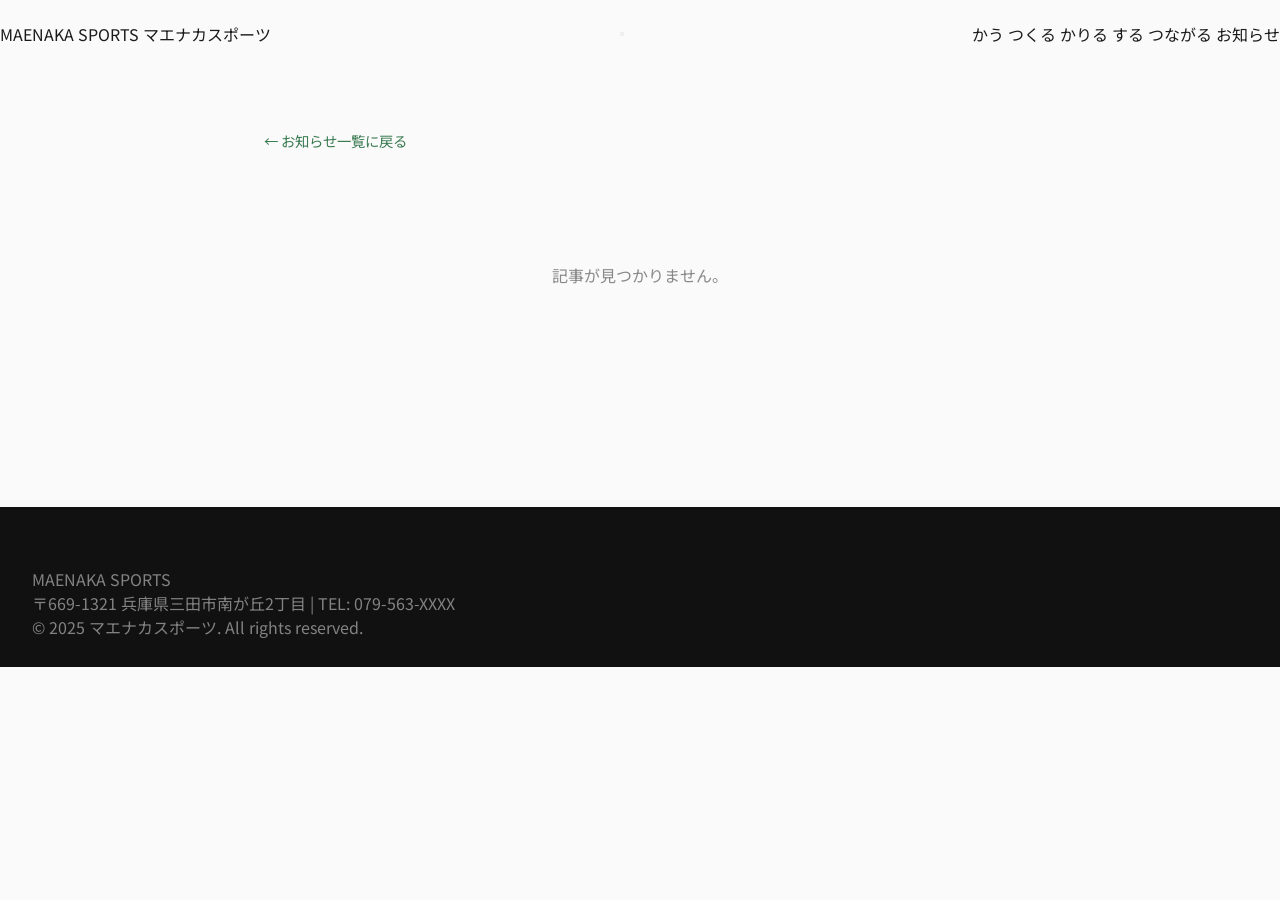
<file: news.html>
<!DOCTYPE html>
<html lang="ja">
<head>
  <meta charset="UTF-8">
  <meta name="viewport" content="width=device-width, initial-scale=1.0">
  <title>お知らせ｜マエナカスポーツ</title>
  <link rel="preconnect" href="https://fonts.googleapis.com">
  <link href="https://fonts.googleapis.com/css2?family=Bebas+Neue&family=Noto+Sans+JP:wght@400;700&display=swap" rel="stylesheet">
  <link rel="stylesheet" href="service-common.css">
  <style>
    body { background: #fafafa; }
    .news-detail-wrap {
      max-width: 800px;
      margin: 60px auto;
      padding: 0 24px 80px;
    }
    .news-back {
      display: inline-flex;
      align-items: center;
      gap: 6px;
      color: #3a7b52;
      font-size: 0.9rem;
      text-decoration: none;
      margin-bottom: 32px;
    }
    .news-back:hover { text-decoration: underline; }
    .news-meta {
      display: flex;
      align-items: center;
      gap: 12px;
      margin-bottom: 16px;
    }
    .news-cat {
      background: #3a7b52;
      color: #fff;
      font-size: 0.75rem;
      padding: 3px 10px;
      border-radius: 2px;
      font-family: 'Noto Sans JP', sans-serif;
    }
    .news-date {
      color: #888;
      font-size: 0.85rem;
    }
    .news-title {
      font-family: 'Noto Sans JP', sans-serif;
      font-size: 1.6rem;
      font-weight: 700;
      line-height: 1.4;
      color: #1a1a1a;
      margin-bottom: 24px;
    }
    .news-image {
      width: 100%;
      max-height: 420px;
      object-fit: cover;
      border-radius: 4px;
      margin-bottom: 32px;
    }
    .news-body {
      font-family: 'Noto Sans JP', sans-serif;
      font-size: 1rem;
      line-height: 1.9;
      color: #333;
    }
    .news-not-found {
      text-align: center;
      padding: 80px 0;
      color: #888;
      font-family: 'Noto Sans JP', sans-serif;
    }
  </style>
</head>
<body>
  <header class="site-header" id="site-header">
    <div class="header-inner">
      <a href="index.html" class="logo">
        <span class="logo-en">MAENAKA SPORTS</span>
        <span class="logo-ja">マエナカスポーツ</span>
      </a>
      <button class="menu-toggle" id="menuToggle" aria-label="メニュー">
        <span></span><span></span><span></span>
      </button>
      <nav class="site-nav" id="siteNav">
        <a href="kau.html">かう</a>
        <a href="tsukuru.html">つくる</a>
        <a href="kariru.html">かりる</a>
        <a href="suru.html">する</a>
        <a href="tsunagaru.html">つながる</a>
        <a href="index.html#news">お知らせ</a>
      </nav>
    </div>
  </header>

  <main>
    <div class="news-detail-wrap">
      <a href="index.html#news" class="news-back">← お知らせ一覧に戻る</a>
      <div id="news-detail-content">
        <p class="news-not-found">読み込み中...</p>
      </div>
    </div>
  </main>

  <footer class="site-footer">
    <div class="footer-inner">
      <p class="footer-logo">MAENAKA SPORTS</p>
      <p class="footer-address">〒669-1321 兵庫県三田市南が丘2丁目 | TEL: 079-563-XXXX</p>
      <p class="footer-copy">© 2025 マエナカスポーツ. All rights reserved.</p>
    </div>
  </footer>

  <script src="service-common.js"></script>
  <script>
    (async () => {
      const params = new URLSearchParams(location.search);
      const id = params.get('id');
      const container = document.getElementById('news-detail-content');

      if (!id) {
        container.innerHTML = '<p class="news-not-found">記事が見つかりません。</p>';
        return;
      }

      try {
        const res = await fetch('news.json?_=' + Date.now());
        const items = await res.json();
        const item = items.find(n => n.id === id);

        if (!item) {
          container.innerHTML = '<p class="news-not-found">記事が見つかりません。</p>';
          return;
        }

        document.title = item.title + ' | マエナカスポーツ';

        const imgHtml = item.image
          ? `<img class="news-image" src="${item.image}" alt="${item.title}">`
          : '';

        const bodyHtml = item.body
          .split('\n')
          .map(p => p.trim() ? `<p>${p}</p>` : '')
          .join('');

        container.innerHTML = `
          <div class="news-meta">
            <span class="news-cat">${item.category}</span>
            <span class="news-date">${item.date}</span>
          </div>
          <h1 class="news-title">${item.title}</h1>
          ${imgHtml}
          <div class="news-body">${bodyHtml}</div>
        `;
      } catch (e) {
        container.innerHTML = '<p class="news-not-found">読み込みに失敗しました。</p>';
      }
    })();
  </script>
</body>
</html>
</file>
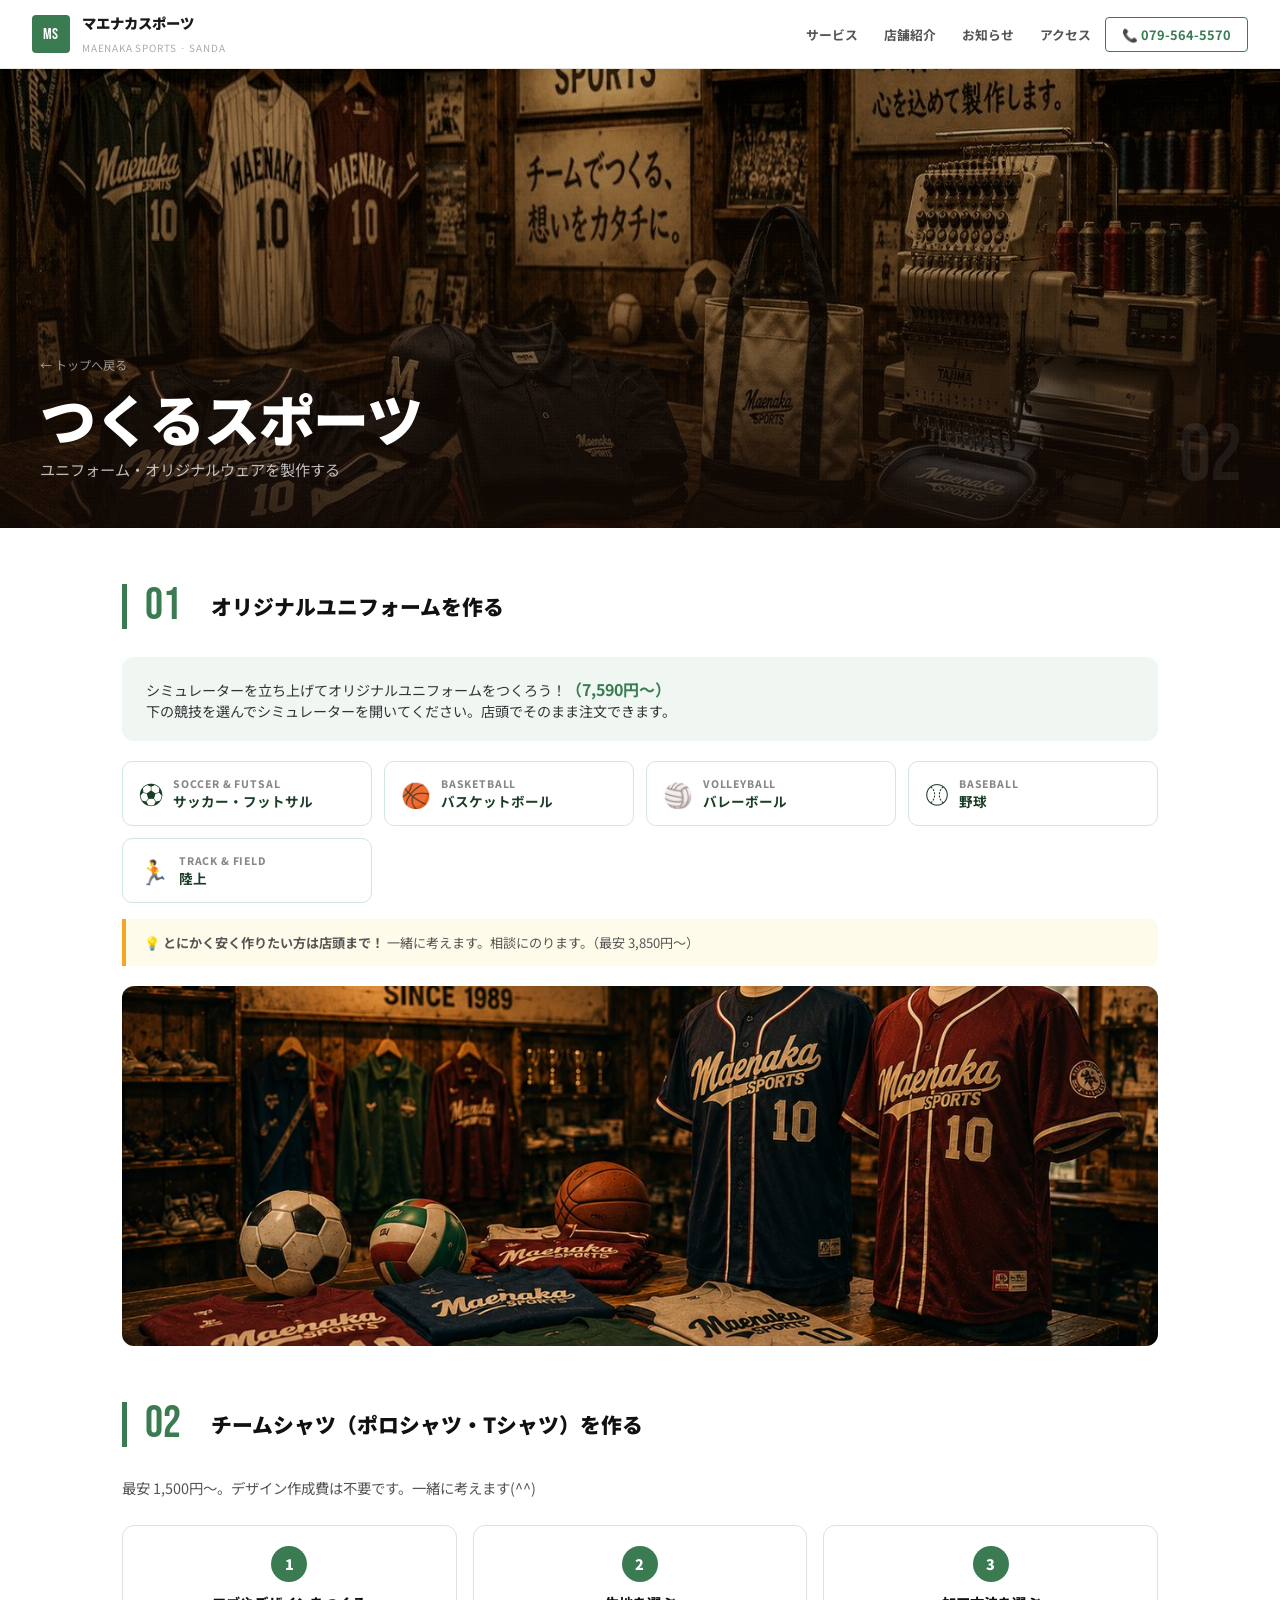
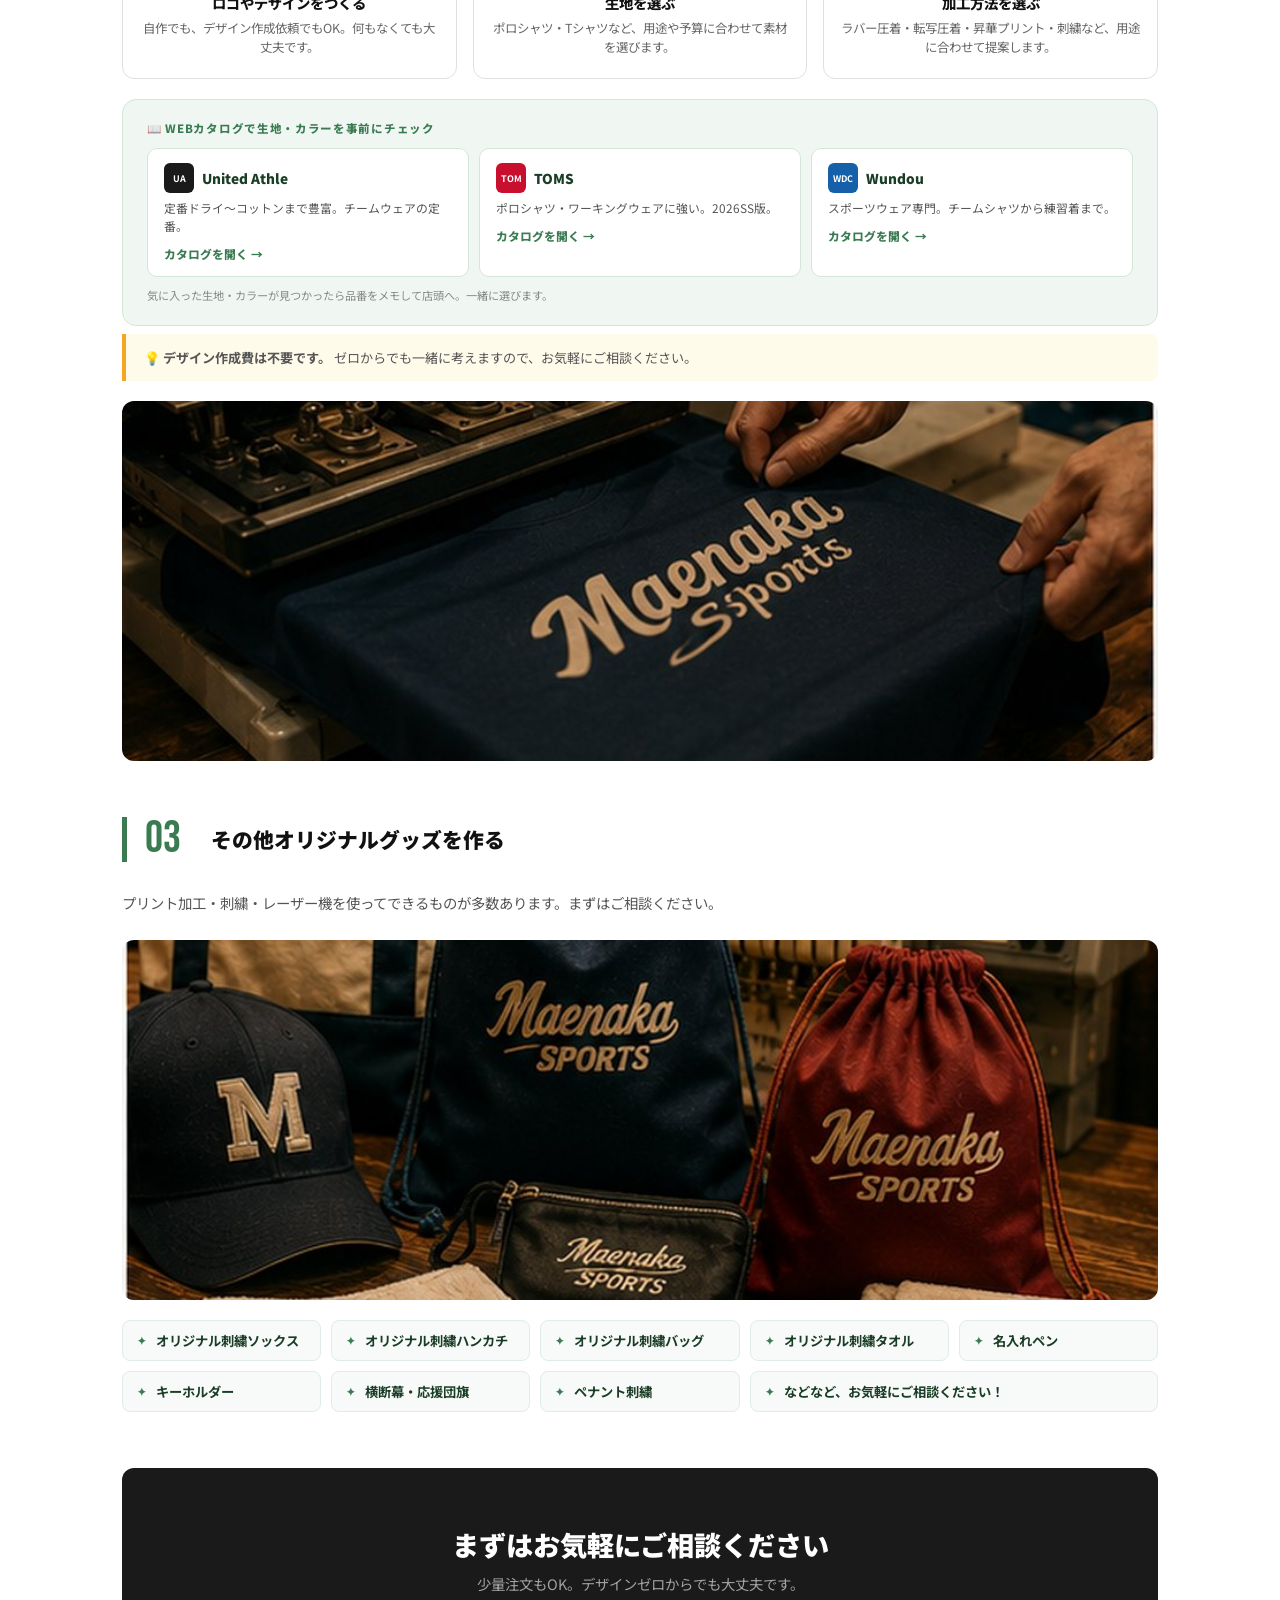
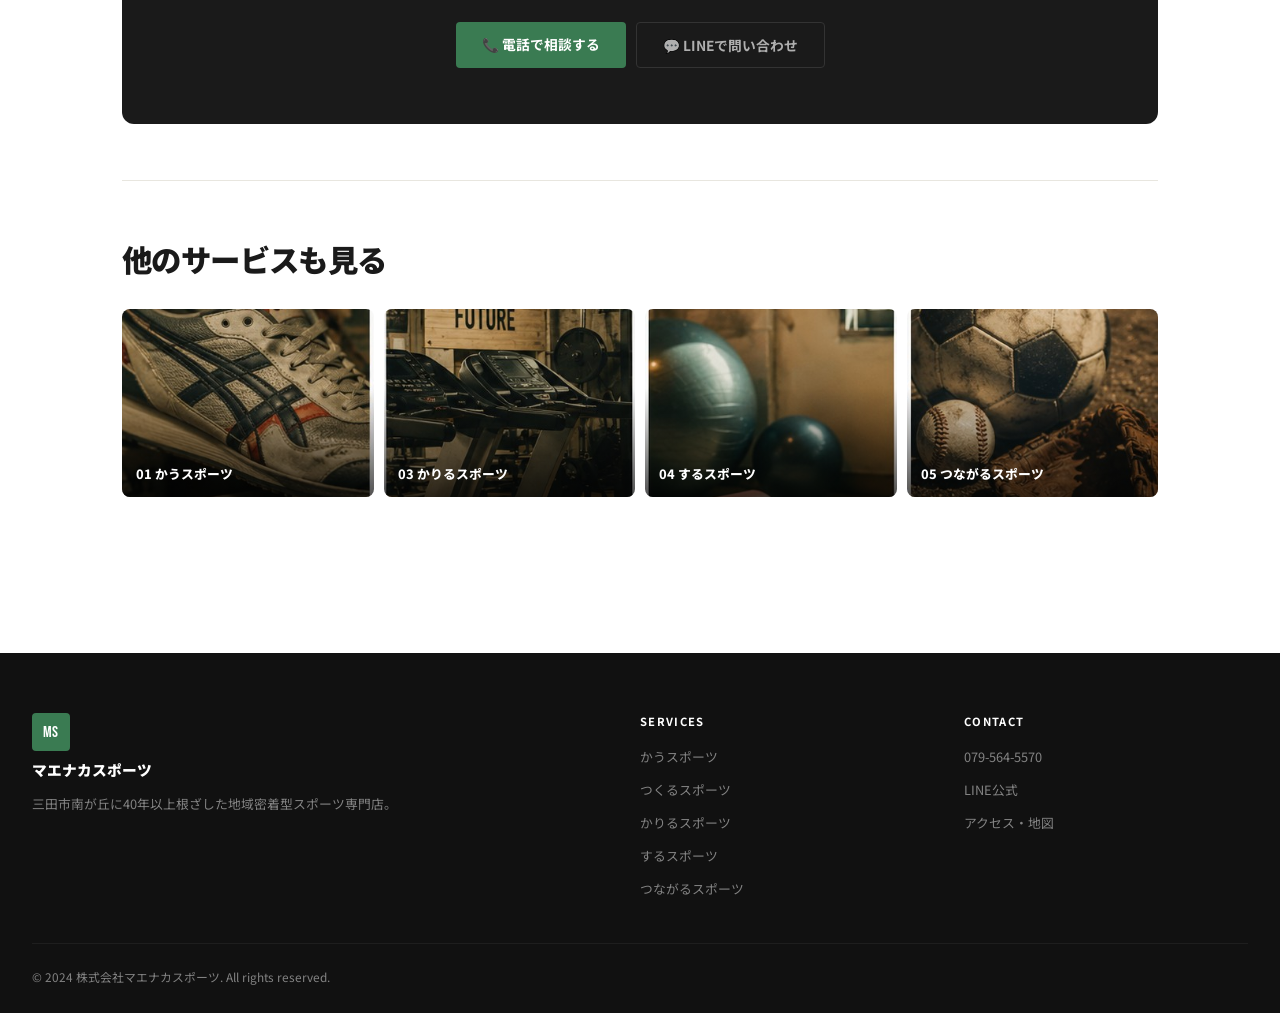
<file: tsukuru.html>
<!DOCTYPE html>
<html lang="ja">
<head>
  <meta charset="UTF-8">
  <meta name="viewport" content="width=device-width, initial-scale=1.0">
  <meta name="description" content="三田市マエナカスポーツのユニフォーム・オリジナルウェア製作。チームユニフォームから名入れ・番号・ロゴ刺繍まで一括対応。">
  <meta name="keywords" content="ユニフォーム製作,オリジナルウェア,チームウェア,名入れ,刺繍,番号,三田市,マエナカスポーツ">
  <meta name="robots" content="index, follow">
  <link rel="canonical" href="https://maenakasports.netlify.app/tsukuru.html">
  <!-- OGP -->
  <meta property="og:type" content="website">
  <meta property="og:locale" content="ja_JP">
  <meta property="og:site_name" content="マエナカスポーツ">
  <meta property="og:title" content="つくるスポーツ｜ユニフォーム・オリジナルウェア製作｜マエナカスポーツ">
  <meta property="og:description" content="三田市マエナカスポーツのユニフォーム・オリジナルウェア製作。チームユニフォームから名入れ・番号・ロゴ刺繍まで一括対応。">
  <meta property="og:url" content="https://maenakasports.netlify.app/tsukuru.html">
  <meta property="og:image" content="https://maenakasports.netlify.app/hero-top.png">
  <!-- Twitter Card -->
  <meta name="twitter:card" content="summary_large_image">
  <meta name="twitter:title" content="つくるスポーツ｜ユニフォーム・オリジナルウェア製作｜マエナカスポーツ">
  <meta name="twitter:description" content="三田市マエナカスポーツのユニフォーム・オリジナルウェア製作。チームユニフォームから名入れ・番号・ロゴ刺繍まで一括対応。">
  <meta name="twitter:image" content="https://maenakasports.netlify.app/hero-top.png">
  <title>つくるスポーツ｜ユニフォーム・オリジナルウェア製作｜マエナカスポーツ</title>
  <link href="https://fonts.googleapis.com/css2?family=Noto+Sans+JP:wght@400;700;900&family=Bebas+Neue&display=swap" rel="stylesheet">
  <link rel="stylesheet" href="service-common.css">
</head>
<body>
<header id="header" class="scrolled">
  <div class="header-inner">
    <a href="index.html" class="logo-wrap">
      <div class="logo-icon">MS</div>
      <div class="logo-text-wrap">
        <strong>マエナカスポーツ</strong>
        <span>MAENAKA SPORTS · SANDA</span>
      </div>
    </a>
    <nav class="header-nav">
      <a href="index.html#services">サービス</a>
      <a href="index.html#about">店舗紹介</a>
      <a href="index.html#news">お知らせ</a>
      <a href="index.html#access">アクセス</a>
      <a href="tel:0795645570" class="header-cta">📞 079-564-5570</a>
    </nav>
    <div class="hbg" onclick="openMM()"><span></span><span></span><span></span></div>
  </div>
</header>
<div id="mmenu" onclick="if(event.target===this)closeMM()">
  <div class="mmenu-panel">
    <button class="mmenu-close" onclick="closeMM()">✕</button>
    <a href="index.html#services" onclick="closeMM()">サービス</a>
    <a href="index.html#about" onclick="closeMM()">店舗紹介</a>
    <a href="index.html#access" onclick="closeMM()">アクセス</a>
    <a href="tel:0795645570" class="mmenu-cta">📞 今すぐ電話する</a>
  </div>
</div>

<div class="page-hero">
  <img src="svc-tsukuru-hero2.jpg" alt="ユニフォームプリント加工">
  <div class="page-hero-overlay"></div>
  <div class="page-hero-content">
    <a href="index.html" class="breadcrumb">← トップへ戻る</a>
    <div class="service-num">02</div>
    <h1>つくるスポーツ</h1>
    <p>ユニフォーム・オリジナルウェアを製作する</p>
  </div>
</div>

<style>
  .tsukuru-section { margin: 56px 0; }
  .tsukuru-section-header {
    display: flex; align-items: center; gap: 16px;
    border-left: 5px solid #3a7b52; padding-left: 18px;
    margin-bottom: 28px;
  }
  .tsukuru-section-num {
    font-family: 'Bebas Neue', sans-serif;
    font-size: 2.8rem; color: #3a7b52; line-height: 1;
    min-width: 50px;
  }
  .tsukuru-section-title { font-size: 1.3rem; font-weight: 900; color: #111; line-height: 1.3; }
  .tsukuru-section-lead { font-size: 0.9rem; color: #555; margin-bottom: 24px; line-height: 1.8; }

  /* ユニフォームシミュレーター */
  .sim-intro { background: #f0f7f3; border-radius: 12px; padding: 20px 24px; margin-bottom: 20px; font-size: 0.88rem; color: #333; }
  .sim-intro strong { color: #3a7b52; font-size: 1rem; }
  .sim-grid { display: grid; grid-template-columns: repeat(auto-fill, minmax(200px, 1fr)); gap: 12px; margin-bottom: 16px; }
  .sim-btn {
    display: flex; align-items: center; gap: 10px;
    background: #fff; border: 1.5px solid #d0e8da;
    border-radius: 10px; padding: 14px 16px;
    text-decoration: none; color: #1a3d26; font-weight: 700;
    font-size: 0.85rem; transition: all 0.2s;
  }
  .sim-btn:hover { background: #3a7b52; color: #fff; border-color: #3a7b52; }
  .sim-sport-icon { font-size: 1.5rem; }
  .sim-sport-en { font-size: 0.65rem; color: #888; font-weight: 800; letter-spacing: 0.08em; display: block; }
  .sim-note {
    background: #fffbea; border-left: 4px solid #f5a623;
    padding: 14px 18px; border-radius: 0 8px 8px 0;
    font-size: 0.82rem; color: #555; margin-top: 8px;
  }

  /* チームシャツ */
  .shirt-steps { display: grid; grid-template-columns: repeat(3, 1fr); gap: 16px; margin-bottom: 20px; }
  @media (max-width: 640px) { .shirt-steps { grid-template-columns: 1fr; } }
  .shirt-step {
    background: #fff; border: 1.5px solid #e0e0e0;
    border-radius: 12px; padding: 20px 16px; text-align: center;
  }
  .shirt-step-num {
    width: 36px; height: 36px; background: #3a7b52; color: #fff;
    border-radius: 50%; display: flex; align-items: center; justify-content: center;
    font-weight: 900; font-size: 0.9rem; margin: 0 auto 10px;
  }
  .shirt-step h4 { font-size: 0.9rem; font-weight: 800; color: #111; margin-bottom: 6px; }
  .shirt-step p { font-size: 0.78rem; color: #666; line-height: 1.6; margin: 0; }

  /* グッズリスト */
  .goods-grid { display: grid; grid-template-columns: repeat(auto-fill, minmax(180px, 1fr)); gap: 10px; }
  .goods-item {
    display: flex; align-items: center; gap: 10px;
    background: #f8faf9; border: 1px solid #e0ede5;
    border-radius: 8px; padding: 10px 14px;
    font-size: 0.83rem; font-weight: 700; color: #1a3d26;
  }
  .goods-item::before { content: '✦'; color: #3a7b52; font-size: 0.7rem; flex-shrink: 0; }
</style>

<main class="service-main">

  <!-- 1. オリジナルユニフォームを作る -->
  <div class="tsukuru-section reveal">
    <div class="tsukuru-section-header">
      <div class="tsukuru-section-num">01</div>
      <div class="tsukuru-section-title">オリジナルユニフォームを作る</div>
    </div>
    <div class="sim-intro">
      シミュレーターを立ち上げてオリジナルユニフォームをつくろう！<strong>（7,590円～）</strong><br>
      下の競技を選んでシミュレーターを開いてください。店頭でそのまま注文できます。
    </div>
    <div class="sim-grid">
      <a href="https://rivost.com/?action_goods_list=true&cat1=405" target="_blank" rel="noopener" class="sim-btn">
        <span class="sim-sport-icon">⚽</span>
        <div><span class="sim-sport-en">SOCCER & FUTSAL</span>サッカー・フットサル</div>
      </a>
      <a href="https://rivost.com/?action_goods_list=true&cat1=396" target="_blank" rel="noopener" class="sim-btn">
        <span class="sim-sport-icon">🏀</span>
        <div><span class="sim-sport-en">BASKETBALL</span>バスケットボール</div>
      </a>
      <a href="https://rivost.com/?action_goods_list=true&cat1=407" target="_blank" rel="noopener" class="sim-btn">
        <span class="sim-sport-icon">🏐</span>
        <div><span class="sim-sport-en">VOLLEYBALL</span>バレーボール</div>
      </a>
      <a href="https://rivost.com/?action_goods_list=true&cat1=413" target="_blank" rel="noopener" class="sim-btn">
        <span class="sim-sport-icon">⚾</span>
        <div><span class="sim-sport-en">BASEBALL</span>野球</div>
      </a>
      <a href="https://rivost.com/?action_goods_list=true&cat1=456" target="_blank" rel="noopener" class="sim-btn">
        <span class="sim-sport-icon">🏃</span>
        <div><span class="sim-sport-en">TRACK & FIELD</span>陸上</div>
      </a>
    </div>
    <div class="sim-note">
      💡 <strong>とにかく安く作りたい方は店頭まで！</strong> 一緒に考えます。相談にのります。（最安 3,850円～）
    </div>
    <img src="tsukuru-uniform.jpg" alt="オリジナルユニフォーム" style="width:100%;border-radius:12px;margin-top:20px;display:block;object-fit:cover;max-height:360px;">
  </div>

  <!-- 2. チームシャツを作る -->
  <div class="tsukuru-section reveal">
    <div class="tsukuru-section-header">
      <div class="tsukuru-section-num">02</div>
      <div class="tsukuru-section-title">チームシャツ（ポロシャツ・Tシャツ）を作る</div>
    </div>
    <p class="tsukuru-section-lead">最安 1,500円～。デザイン作成費は不要です。一緒に考えます(^^)</p>
    <div class="shirt-steps">
      <div class="shirt-step reveal">
        <div class="shirt-step-num">1</div>
        <h4>ロゴやデザインをつくる</h4>
        <p>自作でも、デザイン作成依頼でもOK。何もなくても大丈夫です。</p>
      </div>
      <div class="shirt-step reveal delay-1">
        <div class="shirt-step-num">2</div>
        <h4>生地を選ぶ</h4>
        <p>ポロシャツ・Tシャツなど、用途や予算に合わせて素材を選びます。</p>
      </div>
      <div class="shirt-step reveal delay-2">
        <div class="shirt-step-num">3</div>
        <h4>加工方法を選ぶ</h4>
        <p>ラバー圧着・転写圧着・昇華プリント・刺繍など、用途に合わせて提案します。</p>
      </div>
    </div>
    <!-- WEBカタログ -->
    <div class="reveal" style="margin-top:20px;background:#f0f7f3;border:1.5px solid #d4e6da;border-radius:14px;padding:20px 24px;">
      <div style="font-size:0.72rem;font-weight:800;color:#3a7b52;letter-spacing:0.06em;margin-bottom:12px;">📖 WEBカタログで生地・カラーを事前にチェック</div>
      <div style="display:grid;grid-template-columns:repeat(auto-fit,minmax(180px,1fr));gap:10px;">
        <a href="https://united-athle.jp/catalog/ua/#page=1" target="_blank" rel="noopener"
           style="display:flex;flex-direction:column;gap:6px;background:#fff;border:1px solid #d4e6da;border-radius:10px;padding:14px 16px;text-decoration:none;">
          <div style="display:flex;align-items:center;gap:8px;">
            <div style="width:30px;height:30px;border-radius:6px;background:#1a1a1a;display:flex;align-items:center;justify-content:center;flex-shrink:0;font-size:9px;font-weight:700;color:#fff;">UA</div>
            <div style="font-size:0.85rem;font-weight:900;color:#1a3d26;">United Athle</div>
          </div>
          <p style="font-size:0.74rem;color:#555;margin:0;line-height:1.5;">定番ドライ〜コットンまで豊富。チームウェアの定番。</p>
          <div style="font-size:0.74rem;font-weight:800;color:#3a7b52;margin-top:4px;">カタログを開く →</div>
        </a>
        <a href="https://tomsj.com/ebook/26ss/#page=1" target="_blank" rel="noopener"
           style="display:flex;flex-direction:column;gap:6px;background:#fff;border:1px solid #d4e6da;border-radius:10px;padding:14px 16px;text-decoration:none;">
          <div style="display:flex;align-items:center;gap:8px;">
            <div style="width:30px;height:30px;border-radius:6px;background:#c8102e;display:flex;align-items:center;justify-content:center;flex-shrink:0;font-size:9px;font-weight:700;color:#fff;">TOM</div>
            <div style="font-size:0.85rem;font-weight:900;color:#1a3d26;">TOMS</div>
          </div>
          <p style="font-size:0.74rem;color:#555;margin:0;line-height:1.5;">ポロシャツ・ワーキングウェアに強い。2026SS版。</p>
          <div style="font-size:0.74rem;font-weight:800;color:#3a7b52;margin-top:4px;">カタログを開く →</div>
        </a>
        <a href="https://service.aladdin-book.jp/library/books/wundoucatalog/book/index.html#target/page_no=1" target="_blank" rel="noopener"
           style="display:flex;flex-direction:column;gap:6px;background:#fff;border:1px solid #d4e6da;border-radius:10px;padding:14px 16px;text-decoration:none;">
          <div style="display:flex;align-items:center;gap:8px;">
            <div style="width:30px;height:30px;border-radius:6px;background:#1560a8;display:flex;align-items:center;justify-content:center;flex-shrink:0;font-size:9px;font-weight:700;color:#fff;">WDC</div>
            <div style="font-size:0.85rem;font-weight:900;color:#1a3d26;">Wundou</div>
          </div>
          <p style="font-size:0.74rem;color:#555;margin:0;line-height:1.5;">スポーツウェア専門。チームシャツから練習着まで。</p>
          <div style="font-size:0.74rem;font-weight:800;color:#3a7b52;margin-top:4px;">カタログを開く →</div>
        </a>
      </div>
      <p style="font-size:0.7rem;color:#888;margin:10px 0 0;line-height:1.6;">気に入った生地・カラーが見つかったら品番をメモして店頭へ。一緒に選びます。</p>
    </div>

    <div class="sim-note">
      💡 <strong>デザイン作成費は不要です。</strong> ゼロからでも一緒に考えますので、お気軽にご相談ください。
    </div>
    <img src="tsukuru-embroidery.jpg" alt="刺繍加工" style="width:100%;border-radius:12px;margin-top:20px;display:block;object-fit:cover;max-height:360px;">
  </div>

  <!-- 3. その他オリジナルグッズを作る -->
  <div class="tsukuru-section reveal">
    <div class="tsukuru-section-header">
      <div class="tsukuru-section-num">03</div>
      <div class="tsukuru-section-title">その他オリジナルグッズを作る</div>
    </div>
    <p class="tsukuru-section-lead">プリント加工・刺繍・レーザー機を使ってできるものが多数あります。まずはご相談ください。</p>
    <img src="tsukuru-goods.jpg" alt="オリジナルグッズ" style="width:100%;border-radius:12px;margin-bottom:20px;display:block;object-fit:cover;max-height:360px;">
    <div class="goods-grid">
      <div class="goods-item">オリジナル刺繍ソックス</div>
      <div class="goods-item">オリジナル刺繍ハンカチ</div>
      <div class="goods-item">オリジナル刺繍バッグ</div>
      <div class="goods-item">オリジナル刺繍タオル</div>
      <div class="goods-item">名入れペン</div>
      <div class="goods-item">キーホルダー</div>
      <div class="goods-item">横断幕・応援団旗</div>
      <div class="goods-item">ペナント刺繍</div>
      <div class="goods-item" style="grid-column:span 2;">などなど、お気軽にご相談ください！</div>
    </div>
  </div>

  <div class="service-cta reveal">
    <h2>まずはお気軽にご相談ください</h2>
    <p>少量注文もOK。デザインゼロからでも大丈夫です。</p>
    <div class="cta-btns">
      <a href="tel:0795645570" class="btn-g">📞 電話で相談する</a>
      <a href="https://lin.ee/XwdfZR7" target="_blank" rel="noopener" class="btn-ghost">💬 LINEで問い合わせ</a>
    </div>
  </div>

  <div class="other-services reveal">
    <h2 class="section-h2">他のサービスも見る</h2>
    <div class="other-grid">
      <a href="kau.html" class="other-card"><img src="svc-kau.jpg" alt="かうスポーツ"><div class="other-overlay"><span>01 かうスポーツ</span></div></a>
      <a href="kariru.html" class="other-card"><img src="svc-kariru.jpg" alt="かりるスポーツ"><div class="other-overlay"><span>03 かりるスポーツ</span></div></a>
      <a href="suru.html" class="other-card"><img src="svc-suru.jpg" alt="するスポーツ"><div class="other-overlay"><span>04 するスポーツ</span></div></a>
      <a href="tsunagaru.html" class="other-card"><img src="svc-tsunagaru.jpg" alt="つながるスポーツ"><div class="other-overlay"><span>05 つながるスポーツ</span></div></a>
    </div>
  </div>
</main>

<footer>
  <div class="footer-inner">
    <div class="footer-top">
      <div class="footer-brand"><div class="logo-icon">MS</div><div class="footer-logo-text">マエナカスポーツ</div><p>三田市南が丘に40年以上根ざした地域密着型スポーツ専門店。</p></div>
      <div class="footer-col"><h4>Services</h4><ul><li><a href="kau.html">かうスポーツ</a></li><li><a href="tsukuru.html">つくるスポーツ</a></li><li><a href="kariru.html">かりるスポーツ</a></li><li><a href="suru.html">するスポーツ</a></li><li><a href="tsunagaru.html">つながるスポーツ</a></li></ul></div>
      <div class="footer-col"><h4>Contact</h4><ul><li><a href="tel:0795645570">079-564-5570</a></li><li><a href="https://lin.ee/XwdfZR7" target="_blank" rel="noopener">LINE公式</a></li><li><a href="index.html#access">アクセス・地図</a></li></ul></div>
    </div>
    <div class="footer-bottom"><p>© 2024 株式会社マエナカスポーツ. All rights reserved.</p></div>
  </div>
</footer>
<script src="service-common.js"></script>
</body>
</html>
</file>
<file: service-common.css>
*, *::before, *::after { box-sizing: border-box; margin: 0; padding: 0; }
html { scroll-behavior: smooth; }
body {
  font-family: 'Noto Sans JP', 'Hiragino Sans', sans-serif;
  color: #1a1a1a; background: #fff; overflow-x: hidden;
}
img { display: block; max-width: 100%; }
a { text-decoration: none; color: inherit; }

/* HEADER */
#header {
  position: fixed; top: 0; left: 0; right: 0; z-index: 999;
  background: rgba(255,255,255,0.97);
  border-bottom: 1px solid #e8e6df;
  padding: 0 32px;
  backdrop-filter: blur(8px);
  transition: box-shadow 0.3s;
}
#header.scrolled { box-shadow: 0 2px 16px rgba(0,0,0,0.06); }
.header-inner {
  display: flex; align-items: center;
  justify-content: space-between;
  height: 68px; max-width: 1280px; margin: 0 auto;
}
.logo-wrap { display: flex; align-items: center; gap: 12px; }
.logo-icon {
  width: 38px; height: 38px;
  background: #3a7b52; border-radius: 4px;
  display: flex; align-items: center; justify-content: center;
  font-family: 'Bebas Neue', sans-serif;
  font-size: 1rem; color: #fff; letter-spacing: 0.05em; flex-shrink: 0;
}
.logo-text-wrap strong { display: block; font-size: 0.9rem; font-weight: 900; color: #1a1a1a; }
.logo-text-wrap span { font-size: 0.62rem; color: #aaa; letter-spacing: 0.08em; }
.header-nav { display: flex; align-items: center; gap: 2px; }
.header-nav a {
  padding: 8px 12px; font-size: 0.8rem; font-weight: 700;
  color: #555; border-radius: 4px; transition: all 0.2s;
}
.header-nav a:hover { background: #f5f4f0; color: #1a1a1a; }
.header-cta {
  border: 1.5px solid #3a7b52 !important; color: #3a7b52 !important;
  border-radius: 4px !important; padding: 7px 16px !important;
}
.header-cta:hover { background: #3a7b52 !important; color: #fff !important; }
.hbg { display: none; flex-direction: column; gap: 5px; cursor: pointer; }
.hbg span { width: 24px; height: 2px; background: #1a1a1a; border-radius: 2px; }

/* MOBILE MENU */
#mmenu { display: none; position: fixed; inset: 0; z-index: 1000; background: rgba(0,0,0,0.4); }
#mmenu.open { display: block; }
.mmenu-panel {
  position: absolute; top: 0; right: 0;
  width: min(300px, 88vw); height: 100%;
  background: #fff; padding: 28px 20px;
  display: flex; flex-direction: column;
}
.mmenu-close { align-self: flex-end; background: none; border: none; font-size: 1.5rem; cursor: pointer; margin-bottom: 20px; color: #1a1a1a; }
.mmenu-panel a { display: block; padding: 14px 8px; font-size: 0.95rem; font-weight: 700; border-bottom: 1px solid #f0f0f0; color: #333; }
.mmenu-cta { margin-top: 16px; background: #3a7b52; color: #fff !important; text-align: center; border-radius: 4px; padding: 15px !important; border: none !important; }

/* PAGE HERO */
.page-hero { position: relative; height: 460px; overflow: hidden; margin-top: 68px; }
.page-hero img { width: 100%; height: 100%; object-fit: cover; filter: sepia(0.35) brightness(0.82) contrast(1.05) saturate(1.1); }
.page-hero-overlay {
  position: absolute; inset: 0;
  background: linear-gradient(to top, rgba(20,10,5,0.82) 0%, rgba(30,15,5,0.35) 55%, rgba(20,10,5,0.12) 100%);
}
.page-hero-overlay::after {
  content: '';
  position: absolute; inset: 0;
  background: url("data:image/svg+xml,%3Csvg xmlns='http://www.w3.org/2000/svg' width='4' height='4'%3E%3Crect width='1' height='1' fill='rgba(255,255,255,0.025)'/%3E%3C/svg%3E") repeat;
  pointer-events: none;
}
.page-hero-content {
  position: absolute; bottom: 0; left: 0; right: 0;
  max-width: 1280px; margin: 0 auto;
  padding: 0 40px 48px; color: #fff;
}
.breadcrumb { display: inline-block; font-size: 0.76rem; color: rgba(255,255,255,0.55); margin-bottom: 14px; transition: color 0.2s; }
.breadcrumb:hover { color: #3a7b52; }
.service-num {
  font-family: 'Bebas Neue', sans-serif;
  font-size: 5rem; color: rgba(255,255,255,0.07);
  line-height: 1; position: absolute; right: 40px; bottom: 32px;
  letter-spacing: -0.02em;
}
.page-hero-content h1 {
  font-size: clamp(2rem, 5vw, 3.5rem);
  font-weight: 900; line-height: 1.08; letter-spacing: -0.02em; margin-bottom: 10px;
}
.page-hero-content p { font-size: 0.95rem; color: rgba(255,255,255,0.72); }

/* MAIN */
.service-main { max-width: 1100px; margin: 0 auto; padding: 0 32px 100px; }

/* INTRO */
.service-intro { padding: 72px 0 56px; border-bottom: 1px solid #e8e6df; }
.service-intro h2 { font-size: clamp(1.7rem, 3.2vw, 2.4rem); font-weight: 900; letter-spacing: -0.03em; line-height: 1.18; margin-bottom: 18px; }
.service-intro p { font-size: 0.95rem; color: #555; line-height: 1.9; max-width: 660px; }

/* FEATURE CARDS */
.features-grid { display: grid; grid-template-columns: repeat(3, 1fr); gap: 16px; padding: 56px 0; }
.feature-card {
  border-radius: 8px; overflow: hidden; border: 1px solid #e8e6df;
  transition: box-shadow 0.25s, transform 0.25s; background: #fff;
}
.feature-card:hover { box-shadow: 0 6px 28px rgba(0,0,0,0.08); transform: translateY(-3px); }
.fc-img-wrap { overflow: hidden; aspect-ratio: 4/3; }
.fc-img-wrap img { width: 100%; height: 100%; object-fit: cover; transition: transform 0.5s; }
.feature-card:hover .fc-img-wrap img { transform: scale(1.05); }
.fc-body { padding: 20px 22px; }
.fc-icon { font-size: 1.4rem; margin-bottom: 10px; }
.fc-body h3 { font-size: 1rem; font-weight: 800; margin-bottom: 8px; }
.fc-body p { font-size: 0.83rem; color: #666; line-height: 1.7; }

/* SECTION HEADING */
.section-h2 { font-size: clamp(1.4rem, 2.8vw, 1.9rem); font-weight: 900; letter-spacing: -0.02em; margin-bottom: 28px; }

/* BRANDS */
.brands-section { padding: 56px 0; border-top: 1px solid #e8e6df; }
.brands-wrap { display: flex; flex-wrap: wrap; gap: 8px; margin-bottom: 14px; }
.brand-tag {
  background: #f7f6f3; border: 1px solid #e8e6df;
  border-radius: 4px; padding: 7px 18px;
  font-size: 0.83rem; font-weight: 700; color: #444;
}
.brands-note { font-size: 0.78rem; color: #aaa; }

/* INFO SECTIONS */
.info-section { padding: 56px 0; border-top: 1px solid #e8e6df; }
.info-badge {
  display: inline-block;
  background: #e8f3ed; color: #3a7b52;
  font-size: 0.7rem; font-weight: 800;
  letter-spacing: 0.1em; text-transform: uppercase;
  padding: 4px 12px; border-radius: 4px; margin-bottom: 14px;
}
.info-lead { font-size: 0.92rem; color: #555; line-height: 1.85; max-width: 740px; margin-bottom: 32px; }
.info-two-col { display: grid; grid-template-columns: 1fr 1fr; gap: 44px; }
.info-col-title {
  font-size: 0.7rem; font-weight: 800; letter-spacing: 0.1em; text-transform: uppercase;
  color: #999; margin-bottom: 12px; padding-bottom: 7px; border-bottom: 1px solid #e8e6df;
}
.info-list { list-style: none; display: flex; flex-wrap: wrap; gap: 7px; }
.info-list li { background: #f7f6f3; border: 1px solid #e8e6df; border-radius: 4px; padding: 7px 14px; font-size: 0.83rem; font-weight: 700; }
.school-group { margin-bottom: 18px; }
.school-label {
  display: inline-block; background: #3a7b52; color: #fff;
  font-size: 0.68rem; font-weight: 800; padding: 2px 9px; border-radius: 3px; margin-bottom: 7px;
}
.school-group p { font-size: 0.86rem; color: #444; line-height: 1.9; }

/* PRICE TABLE */
.price-block { display: flex; flex-direction: column; gap: 32px; }
.price-block-group h4 {
  font-size: 0.88rem; font-weight: 800; color: #1a1a1a;
  padding-bottom: 8px; border-bottom: 2px solid #3a7b52;
  margin-bottom: 0; display: flex; align-items: center; gap: 12px; flex-wrap: wrap;
}
.price-note { font-size: 0.73rem; font-weight: 400; color: #aaa; }
.price-table { width: 100%; max-width: 500px; border-collapse: collapse; }
.price-table tr { border-bottom: 1px solid #e8e6df; }
.price-table tr:hover td { background: #f7f6f3; }
.price-table td { padding: 11px 14px; font-size: 0.86rem; color: #444; }
.price-table td:last-child { text-align: right; font-weight: 800; color: #3a7b52; font-family: 'Bebas Neue', sans-serif; font-size: 1.02rem; letter-spacing: 0.05em; }

/* TROPHY */
.trophy-grid { display: grid; grid-template-columns: repeat(2, 1fr); gap: 16px; }
.trophy-item { background: #f7f6f3; border-radius: 8px; padding: 28px 24px; border: 1px solid #e8e6df; }
.trophy-icon { font-size: 1.8rem; margin-bottom: 12px; }
.trophy-item h4 { font-size: 1rem; font-weight: 800; margin-bottom: 9px; }
.trophy-item p { font-size: 0.83rem; color: #666; line-height: 1.7; }

/* FLOW */
.flow-section { padding: 56px 0; border-top: 1px solid #e8e6df; }
.flow-steps { display: flex; align-items: flex-start; gap: 14px; flex-wrap: wrap; }
.flow-step { flex: 1; min-width: 200px; background: #f7f6f3; border-radius: 8px; padding: 24px 20px; border: 1px solid #e8e6df; }
.step-num { font-family: 'Bebas Neue', sans-serif; font-size: 2.2rem; color: #3a7b52; line-height: 1; margin-bottom: 10px; }
.flow-step h3 { font-size: 0.95rem; font-weight: 800; margin-bottom: 7px; }
.flow-step p { font-size: 0.81rem; color: #666; line-height: 1.7; }
.flow-arrow { font-size: 1.3rem; color: #ccc; align-self: center; flex-shrink: 0; margin-top: -16px; }

/* SERVICE CTA */
.service-cta {
  background: #1a1a1a; border-radius: 12px;
  padding: 56px 44px; text-align: center;
  margin: 56px 0; color: #fff;
}
.service-cta h2 { font-size: 1.7rem; font-weight: 900; margin-bottom: 9px; }
.service-cta p { color: rgba(255,255,255,0.6); margin-bottom: 28px; font-size: 0.9rem; }
.cta-btns { display: flex; gap: 10px; justify-content: center; flex-wrap: wrap; }
.btn-g { display: inline-block; background: #3a7b52; color: #fff; padding: 12px 26px; border-radius: 4px; font-size: 0.86rem; font-weight: 700; transition: background 0.2s; }
.btn-g:hover { background: #2c5f3e; }
.btn-ghost { display: inline-block; border: 1px solid #333; color: rgba(255,255,255,0.65); padding: 12px 26px; border-radius: 4px; font-size: 0.86rem; font-weight: 700; transition: all 0.2s; }
.btn-ghost:hover { border-color: #fff; color: #fff; }

/* OTHER SERVICES */
.other-services { padding: 56px 0; border-top: 1px solid #e8e6df; }
.other-grid { display: grid; grid-template-columns: repeat(4, 1fr); gap: 10px; }
.other-card { position: relative; border-radius: 8px; overflow: hidden; aspect-ratio: 4/3; cursor: pointer; }
.other-card img { width: 100%; height: 100%; object-fit: cover; transition: transform 0.5s; }
.other-card:hover img { transform: scale(1.06); }
.other-overlay {
  position: absolute; inset: 0;
  background: linear-gradient(to top, rgba(0,0,0,0.68) 0%, transparent 58%);
  display: flex; align-items: flex-end; padding: 14px;
  transition: background 0.3s;
}
.other-card:hover .other-overlay { background: linear-gradient(to top, rgba(0,0,0,0.82) 0%, rgba(0,0,0,0.18) 60%); }
.other-overlay span { color: #fff; font-size: 0.8rem; font-weight: 800; }

/* FOOTER */
footer { background: #111; color: rgba(255,255,255,0.48); padding: 60px 32px 28px; }
.footer-inner { max-width: 1280px; margin: 0 auto; }
.footer-top { display: grid; grid-template-columns: 2fr 1fr 1fr; gap: 40px; padding-bottom: 44px; border-bottom: 1px solid #1e1e1e; margin-bottom: 24px; }
.footer-brand p { font-size: 0.8rem; line-height: 1.85; margin-top: 12px; }
.footer-logo-text { color: #fff; font-weight: 900; font-size: 0.92rem; margin-top: 8px; }
.footer-col h4 { color: #fff; font-size: 0.7rem; letter-spacing: 0.12em; text-transform: uppercase; margin-bottom: 14px; }
.footer-col ul { list-style: none; display: flex; flex-direction: column; gap: 9px; }
.footer-col ul li a { font-size: 0.8rem; transition: color 0.2s; }
.footer-col ul li a:hover { color: #3a7b52; }
.footer-bottom { display: flex; justify-content: space-between; align-items: center; flex-wrap: wrap; gap: 10px; }
.footer-bottom p { font-size: 0.74rem; }

/* ANIMATIONS */
.reveal { opacity: 1; transform: none; transition: opacity 0.6s cubic-bezier(0.22,1,0.36,1), transform 0.6s cubic-bezier(0.22,1,0.36,1); }
.reveal.visible { opacity: 1; transform: none; }
.delay-1 { transition-delay: 0.1s; }
.delay-2 { transition-delay: 0.2s; }

/* RESPONSIVE */
@media (max-width: 900px) {
  .features-grid { grid-template-columns: 1fr 1fr; }
  .other-grid { grid-template-columns: repeat(2, 1fr); }
  .footer-top { grid-template-columns: 1fr; gap: 24px; }
  .info-two-col { grid-template-columns: 1fr; gap: 24px; }
  .trophy-grid { grid-template-columns: 1fr; }
  .service-main { padding: 0 24px 80px; }
}
@media (max-width: 640px) {
  #header { padding: 0 16px; }
  .header-nav { display: none; }
  .hbg { display: flex; }
  .page-hero { height: 300px; margin-top: 60px; }
  .page-hero-content { padding: 0 20px 32px; }
  .page-hero-content h1 { font-size: clamp(1.55rem, 6vw, 2.1rem); }
  .page-hero-content p { font-size: 0.83rem; }
  .service-num { display: none; }
  .service-main { padding: 0 16px 60px; }
  .service-intro { padding: 44px 0 36px; }
  .service-intro h2 { font-size: 1.45rem; }
  .features-grid { grid-template-columns: 1fr; gap: 12px; padding: 36px 0; }
  .fc-body { padding: 16px 18px; }
  .section-h2 { font-size: 1.25rem; margin-bottom: 18px; }
  .brands-section, .info-section, .other-services, .flow-section { padding: 36px 0; }
  .brand-tag { padding: 5px 12px; font-size: 0.78rem; }
  .flow-steps { flex-direction: column; gap: 10px; }
  .flow-arrow { display: none; }
  .flow-step { min-width: unset; padding: 18px 16px; }
  .service-cta { padding: 32px 18px; margin: 36px 0; border-radius: 8px; }
  .service-cta h2 { font-size: 1.25rem; }
  .cta-btns { flex-direction: column; align-items: center; }
  .btn-g, .btn-ghost { width: 100%; max-width: 260px; text-align: center; padding: 13px; }
  .other-grid { grid-template-columns: repeat(2, 1fr); gap: 8px; }
  footer { padding: 44px 16px 22px; }
  .footer-top { grid-template-columns: 1fr; gap: 18px; padding-bottom: 24px; }
  .footer-bottom { flex-direction: column; gap: 5px; }
  .price-table td { padding: 9px 10px; font-size: 0.81rem; }
  .trophy-item { padding: 20px 16px; }
}
@media (max-width: 400px) {
  .page-hero { height: 255px; }
  .page-hero-content h1 { font-size: 1.4rem; }
  .service-main { padding: 0 14px 52px; }
}
</file>
